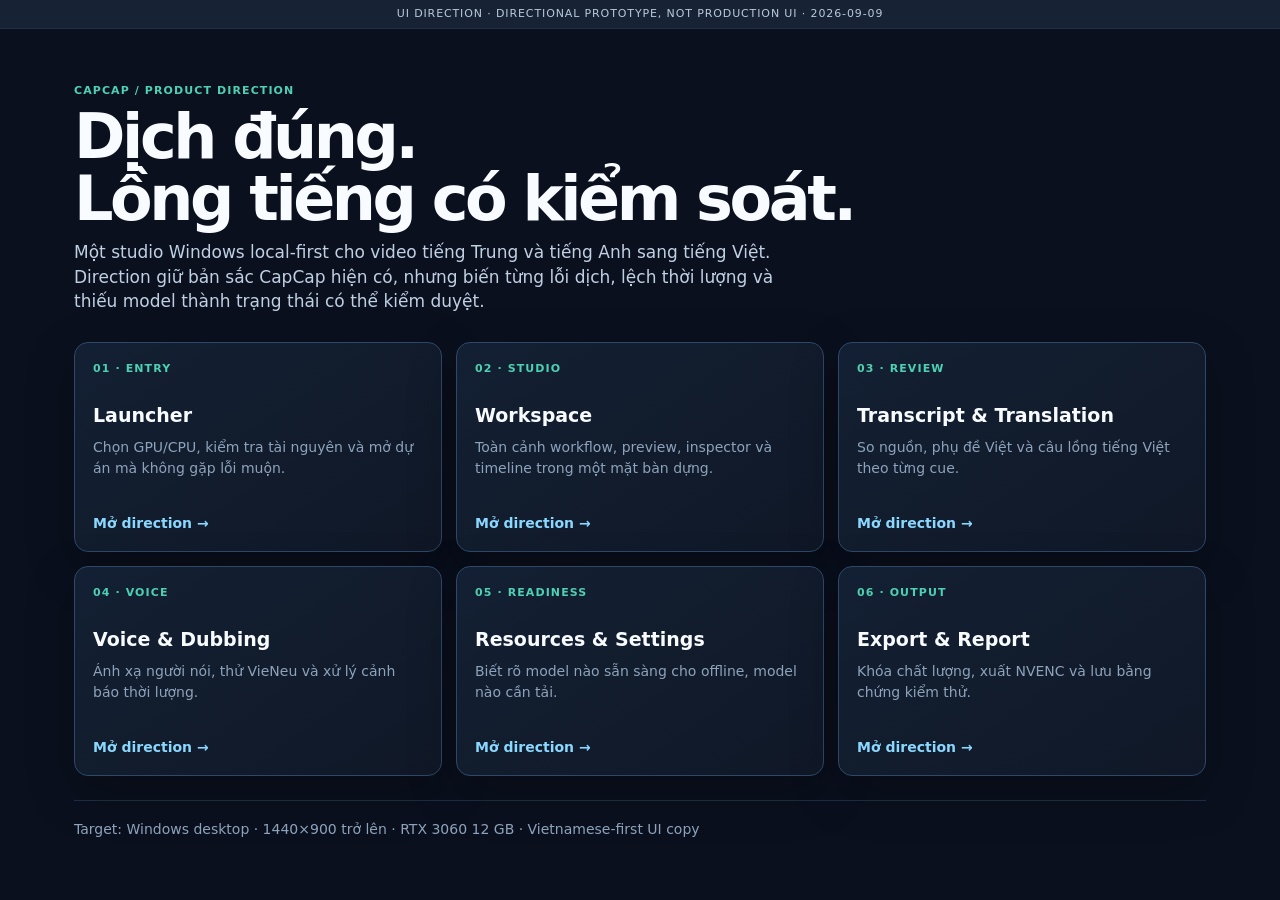
<file: .viepilot/ui-direction/2026-09-09/index.html>
<!doctype html><html lang="vi"><head><meta charset="utf-8"><meta name="viewport" content="width=device-width,initial-scale=1"><title>CapCap — UI Direction</title><link rel="stylesheet" href="style.css"></head>
<body><div class="prototype-banner">UI Direction · directional prototype, not production UI · 2026-09-09</div>
<main class="hub"><div class="eyebrow">CapCap / Product direction</div><h1>Dịch đúng.<br>Lồng tiếng có kiểm soát.</h1><p class="hub-lead">Một studio Windows local-first cho video tiếng Trung và tiếng Anh sang tiếng Việt. Direction giữ bản sắc CapCap hiện có, nhưng biến từng lỗi dịch, lệch thời lượng và thiếu model thành trạng thái có thể kiểm duyệt.</p>
<div class="screen-grid">
<a class="screen-card" href="pages/launcher.html"><span class="number">01 · ENTRY</span><h2>Launcher</h2><p>Chọn GPU/CPU, kiểm tra tài nguyên và mở dự án mà không gặp lỗi muộn.</p><span class="open">Mở direction →</span></a>
<a class="screen-card" href="pages/workspace.html"><span class="number">02 · STUDIO</span><h2>Workspace</h2><p>Toàn cảnh workflow, preview, inspector và timeline trong một mặt bàn dựng.</p><span class="open">Mở direction →</span></a>
<a class="screen-card" href="pages/transcript-translation.html"><span class="number">03 · REVIEW</span><h2>Transcript & Translation</h2><p>So nguồn, phụ đề Việt và câu lồng tiếng Việt theo từng cue.</p><span class="open">Mở direction →</span></a>
<a class="screen-card" href="pages/voice-dubbing.html"><span class="number">04 · VOICE</span><h2>Voice & Dubbing</h2><p>Ánh xạ người nói, thử VieNeu và xử lý cảnh báo thời lượng.</p><span class="open">Mở direction →</span></a>
<a class="screen-card" href="pages/resources-settings.html"><span class="number">05 · READINESS</span><h2>Resources & Settings</h2><p>Biết rõ model nào sẵn sàng cho offline, model nào cần tải.</p><span class="open">Mở direction →</span></a>
<a class="screen-card" href="pages/export-report.html"><span class="number">06 · OUTPUT</span><h2>Export & Report</h2><p>Khóa chất lượng, xuất NVENC và lưu bằng chứng kiểm thử.</p><span class="open">Mở direction →</span></a>
</div><div class="hub-footer">Target: Windows desktop · 1440×900 trở lên · RTX 3060 12 GB · Vietnamese-first UI copy</div></main></body></html>
</file>
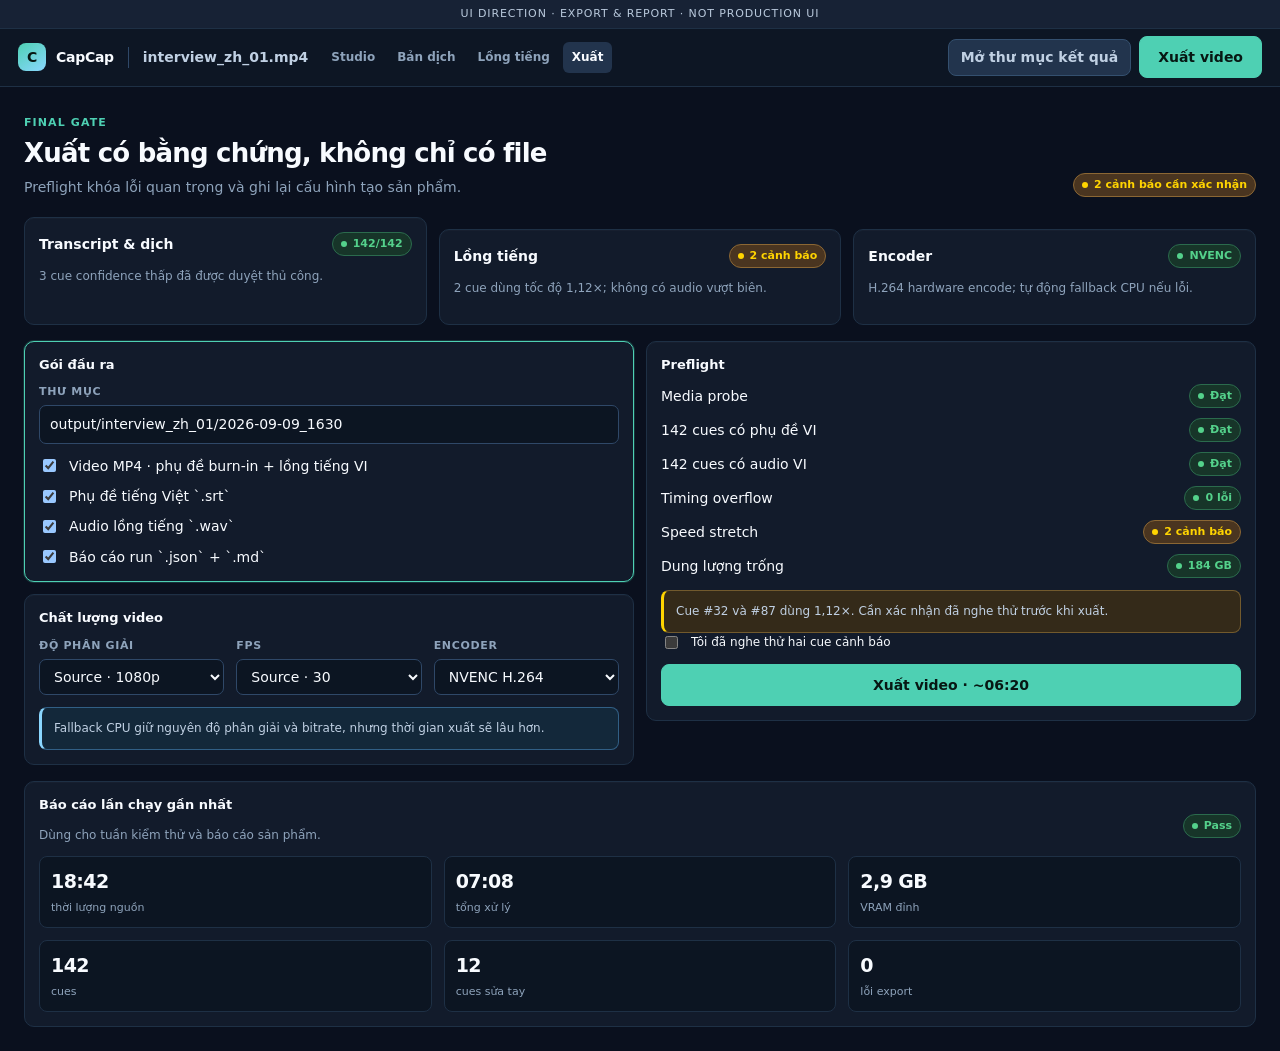
<file: .viepilot/ui-direction/2026-09-09/pages/export-report.html>
<!doctype html><html lang="vi"><head><meta charset="utf-8"><meta name="viewport" content="width=device-width,initial-scale=1"><title>CapCap — Export & Report</title><link rel="stylesheet" href="../style.css"></head><body class="app-page">
<div class="prototype-banner">UI Direction · Export & Report · not production UI</div><header class="topbar"><a class="brand" href="../index.html"><span class="brand-mark">C</span>CapCap</a><span class="project-name">interview_zh_01.mp4</span><nav class="nav-links"><a href="workspace.html">Studio</a><a href="transcript-translation.html">Bản dịch</a><a href="voice-dubbing.html">Lồng tiếng</a><a class="active" href="export-report.html">Xuất</a></nav><div class="actions"><button class="btn">Mở thư mục kết quả</button><button class="btn primary large">Xuất video</button></div></header>
<main class="content-wrap"><div class="page-heading"><div><span class="eyebrow">Final gate</span><h1>Xuất có bằng chứng, không chỉ có file</h1><p>Preflight khóa lỗi quan trọng và ghi lại cấu hình tạo sản phẩm.</p></div><span class="pill warning">2 cảnh báo cần xác nhận</span></div>
<div class="grid-3"><div class="card"><div class="row between"><strong>Transcript & dịch</strong><span class="pill done">142/142</span></div><p class="muted small">3 cue confidence thấp đã được duyệt thủ công.</p></div><div class="card"><div class="row between"><strong>Lồng tiếng</strong><span class="pill warning">2 cảnh báo</span></div><p class="muted small">2 cue dùng tốc độ 1,12×; không có audio vượt biên.</p></div><div class="card"><div class="row between"><strong>Encoder</strong><span class="pill ready">NVENC</span></div><p class="muted small">H.264 hardware encode; tự động fallback CPU nếu lỗi.</p></div></div>
<section class="grid-2" style="margin-top:16px"><div><div class="card selected"><div class="card-title">Gói đầu ra</div><label><span class="label">Thư mục</span><input class="control" value="output/interview_zh_01/2026-09-09_1630"></label><div class="stack" style="margin-top:12px"><label class="row"><input type="checkbox" checked> Video MP4 · phụ đề burn-in + lồng tiếng VI</label><label class="row"><input type="checkbox" checked> Phụ đề tiếng Việt `.srt`</label><label class="row"><input type="checkbox" checked> Audio lồng tiếng `.wav`</label><label class="row"><input type="checkbox" checked> Báo cáo run `.json` + `.md`</label></div></div><div class="card"><div class="card-title">Chất lượng video</div><div class="grid-3"><label><span class="label">Độ phân giải</span><select class="control"><option>Source · 1080p</option></select></label><label><span class="label">FPS</span><select class="control"><option>Source · 30</option></select></label><label><span class="label">Encoder</span><select class="control"><option>NVENC H.264</option></select></label></div><div class="callout small" style="margin-top:12px">Fallback CPU giữ nguyên độ phân giải và bitrate, nhưng thời gian xuất sẽ lâu hơn.</div></div></div>
<aside><div class="card"><div class="card-title">Preflight</div><div class="stack"><div class="row between"><span>Media probe</span><span class="pill done">Đạt</span></div><div class="row between"><span>142 cues có phụ đề VI</span><span class="pill done">Đạt</span></div><div class="row between"><span>142 cues có audio VI</span><span class="pill done">Đạt</span></div><div class="row between"><span>Timing overflow</span><span class="pill done">0 lỗi</span></div><div class="row between"><span>Speed stretch</span><span class="pill warning">2 cảnh báo</span></div><div class="row between"><span>Dung lượng trống</span><span class="pill done">184 GB</span></div></div><div class="callout warning small" style="margin-top:12px">Cue #32 và #87 dùng 1,12×. Cần xác nhận đã nghe thử trước khi xuất.</div><label class="row small"><input type="checkbox"> Tôi đã nghe thử hai cue cảnh báo</label><button class="btn primary large" style="width:100%;margin-top:12px">Xuất video · ~06:20</button></div></aside></section>
<section class="card" style="margin-top:16px"><div class="row between"><div><div class="card-title" style="margin:0">Báo cáo lần chạy gần nhất</div><p class="muted small">Dùng cho tuần kiểm thử và báo cáo sản phẩm.</p></div><span class="pill done">Pass</span></div><div class="grid-3"><div class="metric"><strong>18:42</strong><span>thời lượng nguồn</span></div><div class="metric"><strong>07:08</strong><span>tổng xử lý</span></div><div class="metric"><strong>2,9 GB</strong><span>VRAM đỉnh</span></div><div class="metric"><strong>142</strong><span>cues</span></div><div class="metric"><strong>12</strong><span>cues sửa tay</span></div><div class="metric"><strong>0</strong><span>lỗi export</span></div></div></section></main></body></html>
</file>
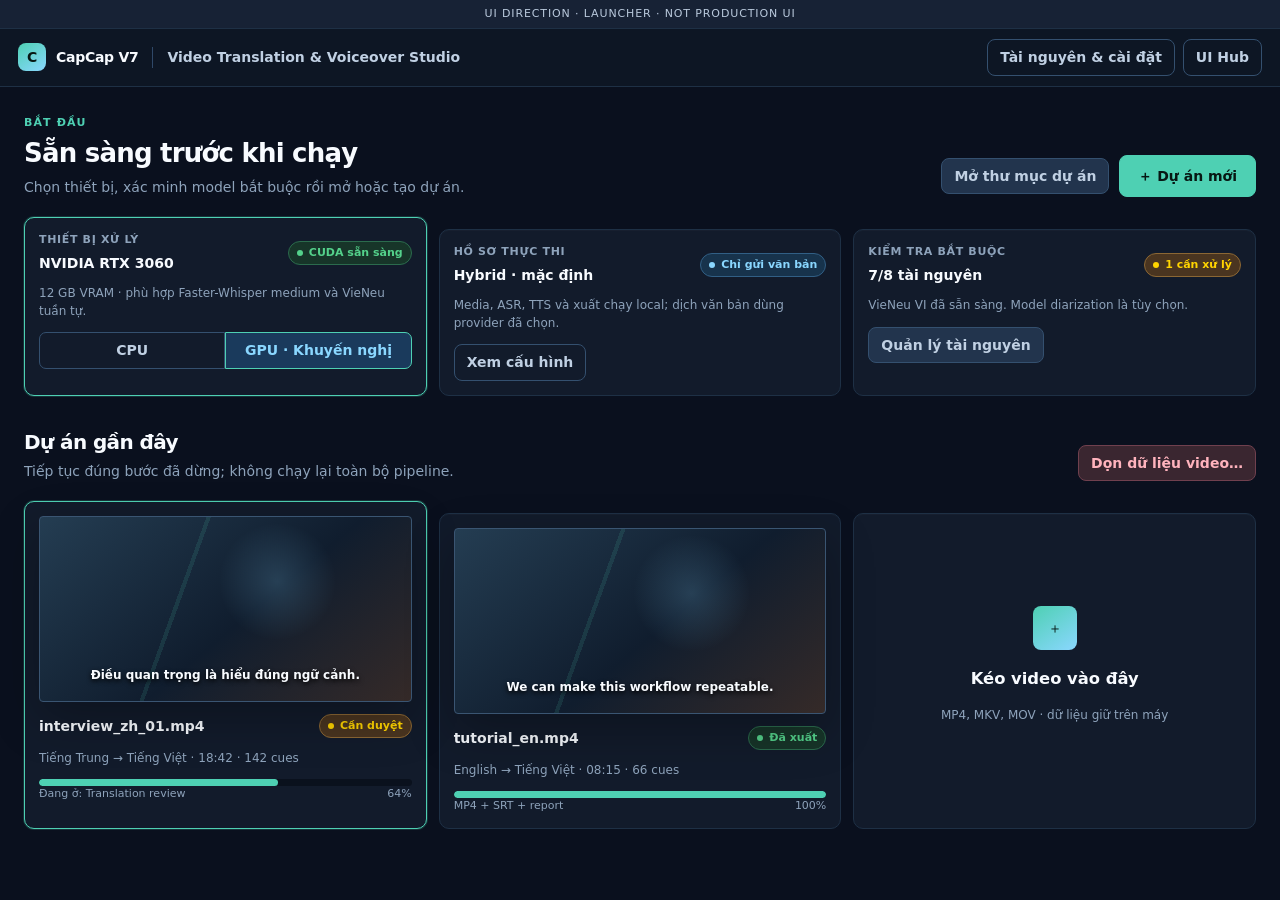
<file: .viepilot/ui-direction/2026-09-09/pages/launcher.html>
<!doctype html><html lang="vi"><head><meta charset="utf-8"><meta name="viewport" content="width=device-width,initial-scale=1"><title>CapCap — Launcher</title><link rel="stylesheet" href="../style.css"></head><body class="app-page">
<div class="prototype-banner">UI Direction · Launcher · not production UI</div><header class="topbar"><a class="brand" href="../index.html"><span class="brand-mark">C</span>CapCap V7</a><span class="project-name">Video Translation & Voiceover Studio</span><div class="actions"><a class="btn ghost" href="resources-settings.html">Tài nguyên & cài đặt</a><a class="btn ghost" href="../index.html">UI Hub</a></div></header>
<main class="content-wrap"><div class="page-heading"><div><span class="eyebrow">Bắt đầu</span><h1>Sẵn sàng trước khi chạy</h1><p>Chọn thiết bị, xác minh model bắt buộc rồi mở hoặc tạo dự án.</p></div><div class="row"><button class="btn">Mở thư mục dự án</button><a class="btn primary large" href="workspace.html">＋ Dự án mới</a></div></div>
<section class="grid-3"><div class="card selected"><div class="row between"><div><span class="label">Thiết bị xử lý</span><strong>NVIDIA RTX 3060</strong></div><span class="pill ready">CUDA sẵn sàng</span></div><p class="muted small">12 GB VRAM · phù hợp Faster-Whisper medium và VieNeu tuần tự.</p><div class="segmented"><button class="btn">CPU</button><button class="btn active">GPU · Khuyến nghị</button></div></div>
<div class="card"><div class="row between"><div><span class="label">Hồ sơ thực thi</span><strong>Hybrid · mặc định</strong></div><span class="pill running">Chỉ gửi văn bản</span></div><p class="muted small">Media, ASR, TTS và xuất chạy local; dịch văn bản dùng provider đã chọn.</p><button class="btn ghost">Xem cấu hình</button></div>
<div class="card"><div class="row between"><div><span class="label">Kiểm tra bắt buộc</span><strong>7/8 tài nguyên</strong></div><span class="pill warning">1 cần xử lý</span></div><p class="muted small">VieNeu VI đã sẵn sàng. Model diarization là tùy chọn.</p><a class="btn" href="resources-settings.html">Quản lý tài nguyên</a></div></section>
<div class="page-heading" style="margin-top:28px"><div><h1 style="font-size:20px">Dự án gần đây</h1><p>Tiếp tục đúng bước đã dừng; không chạy lại toàn bộ pipeline.</p></div><button class="btn danger">Dọn dữ liệu video…</button></div>
<section class="grid-3"><a class="card selected" href="workspace.html"><div class="video-frame" style="width:100%;aspect-ratio:16/8"><span class="subtitle-preview" style="font-size:12px">Điều quan trọng là hiểu đúng ngữ cảnh.</span></div><div class="row between" style="margin-top:12px"><strong>interview_zh_01.mp4</strong><span class="pill warning">Cần duyệt</span></div><p class="muted small">Tiếng Trung → Tiếng Việt · 18:42 · 142 cues</p><div class="progress"><i style="width:64%"></i></div><div class="row between tiny muted"><span>Đang ở: Translation review</span><span>64%</span></div></a>
<div class="card"><div class="video-frame" style="width:100%;aspect-ratio:16/8"><span class="subtitle-preview" style="font-size:12px">We can make this workflow repeatable.</span></div><div class="row between" style="margin-top:12px"><strong>tutorial_en.mp4</strong><span class="pill done">Đã xuất</span></div><p class="muted small">English → Tiếng Việt · 08:15 · 66 cues</p><div class="progress"><i style="width:100%"></i></div><div class="row between tiny muted"><span>MP4 + SRT + report</span><span>100%</span></div></div>
<div class="card" style="display:grid;place-items:center;min-height:245px;text-align:center"><div><div class="brand-mark" style="margin:auto;width:44px;height:44px">＋</div><h3>Kéo video vào đây</h3><p class="muted small">MP4, MKV, MOV · dữ liệu giữ trên máy</p></div></div></section></main></body></html>
</file>
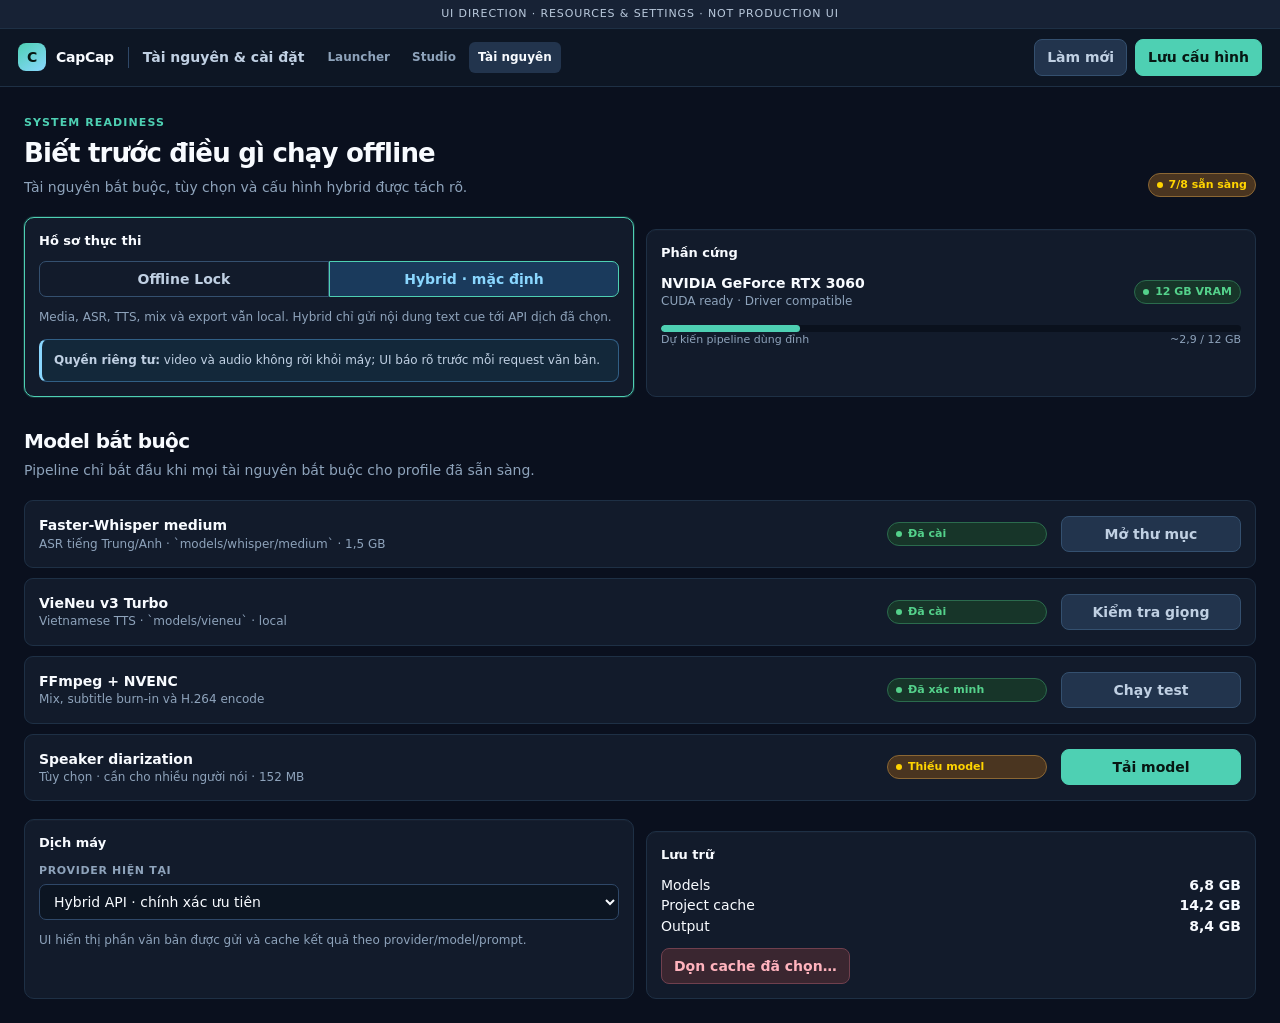
<file: .viepilot/ui-direction/2026-09-09/pages/resources-settings.html>
<!doctype html><html lang="vi"><head><meta charset="utf-8"><meta name="viewport" content="width=device-width,initial-scale=1"><title>CapCap — Resources & Settings</title><link rel="stylesheet" href="../style.css"></head><body class="app-page">
<div class="prototype-banner">UI Direction · Resources & Settings · not production UI</div><header class="topbar"><a class="brand" href="../index.html"><span class="brand-mark">C</span>CapCap</a><span class="project-name">Tài nguyên & cài đặt</span><nav class="nav-links"><a href="launcher.html">Launcher</a><a href="workspace.html">Studio</a><a class="active" href="resources-settings.html">Tài nguyên</a></nav><div class="actions"><button class="btn">Làm mới</button><button class="btn primary">Lưu cấu hình</button></div></header>
<main class="content-wrap"><div class="page-heading"><div><span class="eyebrow">System readiness</span><h1>Biết trước điều gì chạy offline</h1><p>Tài nguyên bắt buộc, tùy chọn và cấu hình hybrid được tách rõ.</p></div><span class="pill warning">7/8 sẵn sàng</span></div>
<section class="grid-2"><div class="card selected"><div class="card-title">Hồ sơ thực thi</div><div class="segmented"><button class="btn">Offline Lock</button><button class="btn active">Hybrid · mặc định</button></div><p class="muted small">Media, ASR, TTS, mix và export vẫn local. Hybrid chỉ gửi nội dung text cue tới API dịch đã chọn.</p><div class="callout small"><strong>Quyền riêng tư:</strong> video và audio không rời khỏi máy; UI báo rõ trước mỗi request văn bản.</div></div><div class="card"><div class="card-title">Phần cứng</div><div class="row between"><div><strong>NVIDIA GeForce RTX 3060</strong><div class="muted small">CUDA ready · Driver compatible</div></div><span class="pill ready">12 GB VRAM</span></div><div class="progress" style="margin-top:14px"><i style="width:24%"></i></div><div class="row between tiny muted"><span>Dự kiến pipeline dùng đỉnh</span><span>~2,9 / 12 GB</span></div></div></section>
<div class="page-heading" style="margin-top:26px"><div><h1 style="font-size:20px">Model bắt buộc</h1><p>Pipeline chỉ bắt đầu khi mọi tài nguyên bắt buộc cho profile đã sẵn sàng.</p></div></div><section class="stack"><div class="resource-row"><div><strong>Faster-Whisper medium</strong><div class="muted small">ASR tiếng Trung/Anh · `models/whisper/medium` · 1,5 GB</div></div><span class="pill ready">Đã cài</span><button class="btn">Mở thư mục</button></div><div class="resource-row"><div><strong>VieNeu v3 Turbo</strong><div class="muted small">Vietnamese TTS · `models/vieneu` · local</div></div><span class="pill ready">Đã cài</span><button class="btn">Kiểm tra giọng</button></div><div class="resource-row"><div><strong>FFmpeg + NVENC</strong><div class="muted small">Mix, subtitle burn-in và H.264 encode</div></div><span class="pill ready">Đã xác minh</span><button class="btn">Chạy test</button></div><div class="resource-row"><div><strong>Speaker diarization</strong><div class="muted small">Tùy chọn · cần cho nhiều người nói · 152 MB</div></div><span class="pill warning">Thiếu model</span><button class="btn primary">Tải model</button></div></section>
<section class="grid-2" style="margin-top:18px"><div class="card"><div class="card-title">Dịch máy</div><label><span class="label">Provider hiện tại</span><select class="control"><option>Hybrid API · chính xác ưu tiên</option><option>Offline adapter</option></select></label><p class="muted small">UI hiển thị phần văn bản được gửi và cache kết quả theo provider/model/prompt.</p></div><div class="card"><div class="card-title">Lưu trữ</div><div class="row between"><span>Models</span><strong>6,8 GB</strong></div><div class="row between"><span>Project cache</span><strong>14,2 GB</strong></div><div class="row between"><span>Output</span><strong>8,4 GB</strong></div><button class="btn danger" style="margin-top:12px">Dọn cache đã chọn…</button></div></section></main></body></html>
</file>
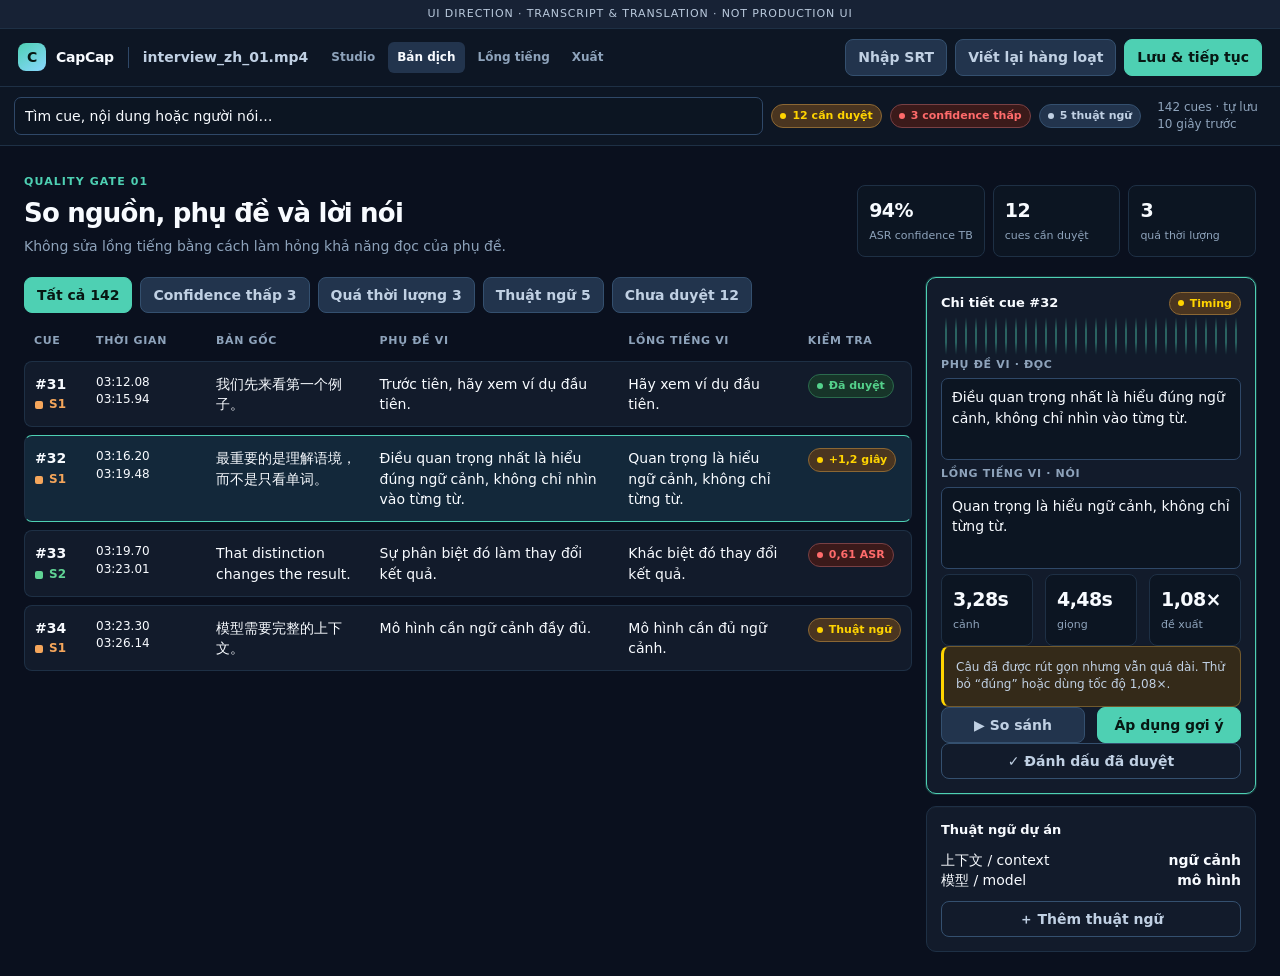
<file: .viepilot/ui-direction/2026-09-09/pages/transcript-translation.html>
<!doctype html><html lang="vi"><head><meta charset="utf-8"><meta name="viewport" content="width=device-width,initial-scale=1"><title>CapCap — Transcript & Translation</title><link rel="stylesheet" href="../style.css"></head><body class="app-page">
<div class="prototype-banner">UI Direction · Transcript & Translation · not production UI</div><header class="topbar"><a class="brand" href="../index.html"><span class="brand-mark">C</span>CapCap</a><span class="project-name">interview_zh_01.mp4</span><nav class="nav-links"><a href="workspace.html">Studio</a><a class="active" href="transcript-translation.html">Bản dịch</a><a href="voice-dubbing.html">Lồng tiếng</a><a href="export-report.html">Xuất</a></nav><div class="actions"><button class="btn">Nhập SRT</button><button class="btn">Viết lại hàng loạt</button><button class="btn primary">Lưu & tiếp tục</button></div></header>
<div class="toolbar"><input class="control search" value="Tìm cue, nội dung hoặc người nói…"><span class="pill warning">12 cần duyệt</span><span class="pill error">3 confidence thấp</span><span class="pill">5 thuật ngữ</span><span class="grow"></span><span class="muted small">142 cues · tự lưu 10 giây trước</span></div>
<main class="content-wrap" style="max-width:none"><div class="page-heading"><div><span class="eyebrow">Quality gate 01</span><h1>So nguồn, phụ đề và lời nói</h1><p>Không sửa lồng tiếng bằng cách làm hỏng khả năng đọc của phụ đề.</p></div><div class="metrics"><div class="metric"><strong>94%</strong><span>ASR confidence TB</span></div><div class="metric"><strong>12</strong><span>cues cần duyệt</span></div><div class="metric"><strong>3</strong><span>quá thời lượng</span></div></div></div>
<div class="review-layout"><section><div class="filters"><button class="btn primary">Tất cả 142</button><button class="btn">Confidence thấp 3</button><button class="btn">Quá thời lượng 3</button><button class="btn">Thuật ngữ 5</button><button class="btn">Chưa duyệt 12</button></div><table class="table"><thead><tr><th style="width:62px">Cue</th><th style="width:120px">Thời gian</th><th>Bản gốc</th><th>Phụ đề VI</th><th>Lồng tiếng VI</th><th style="width:96px">Kiểm tra</th></tr></thead><tbody>
<tr><td><strong>#31</strong><br><span class="speaker">S1</span></td><td class="small">03:12.08<br>03:15.94</td><td>我们先来看第一个例子。</td><td>Trước tiên, hãy xem ví dụ đầu tiên.</td><td>Hãy xem ví dụ đầu tiên.</td><td><span class="pill done">Đã duyệt</span></td></tr>
<tr class="selected"><td><strong>#32</strong><br><span class="speaker">S1</span></td><td class="small">03:16.20<br>03:19.48</td><td>最重要的是理解语境，而不是只看单词。</td><td>Điều quan trọng nhất là hiểu đúng ngữ cảnh, không chỉ nhìn vào từng từ.</td><td>Quan trọng là hiểu ngữ cảnh, không chỉ từng từ.</td><td><span class="pill warning">+1,2 giây</span></td></tr>
<tr><td><strong>#33</strong><br><span class="speaker b">S2</span></td><td class="small">03:19.70<br>03:23.01</td><td>That distinction changes the result.</td><td>Sự phân biệt đó làm thay đổi kết quả.</td><td>Khác biệt đó thay đổi kết quả.</td><td><span class="pill error">0,61 ASR</span></td></tr>
<tr><td><strong>#34</strong><br><span class="speaker">S1</span></td><td class="small">03:23.30<br>03:26.14</td><td>模型需要完整的上下文。</td><td>Mô hình cần ngữ cảnh đầy đủ.</td><td>Mô hình cần đủ ngữ cảnh.</td><td><span class="pill warning">Thuật ngữ</span></td></tr>
</tbody></table></section><aside><div class="card selected"><div class="row between"><div class="card-title" style="margin:0">Chi tiết cue #32</div><span class="pill warning">Timing</span></div><div class="wave"></div><label><span class="label">Phụ đề VI · đọc</span><textarea class="control">Điều quan trọng nhất là hiểu đúng ngữ cảnh, không chỉ nhìn vào từng từ.</textarea></label><label><span class="label">Lồng tiếng VI · nói</span><textarea class="control">Quan trọng là hiểu ngữ cảnh, không chỉ từng từ.</textarea></label><div class="grid-3"><div class="metric"><strong>3,28s</strong><span>cảnh</span></div><div class="metric"><strong>4,48s</strong><span>giọng</span></div><div class="metric"><strong>1,08×</strong><span>đề xuất</span></div></div><div class="callout warning small">Câu đã được rút gọn nhưng vẫn quá dài. Thử bỏ “đúng” hoặc dùng tốc độ 1,08×.</div><div class="grid-2"><button class="btn">▶ So sánh</button><button class="btn primary">Áp dụng gợi ý</button></div><button class="btn ghost" style="width:100%">✓ Đánh dấu đã duyệt</button></div><div class="card"><div class="card-title">Thuật ngữ dự án</div><div class="row between"><span>上下文 / context</span><strong>ngữ cảnh</strong></div><div class="row between"><span>模型 / model</span><strong>mô hình</strong></div><button class="btn ghost" style="width:100%;margin-top:10px">＋ Thêm thuật ngữ</button></div></aside></div></main></body></html>
</file>
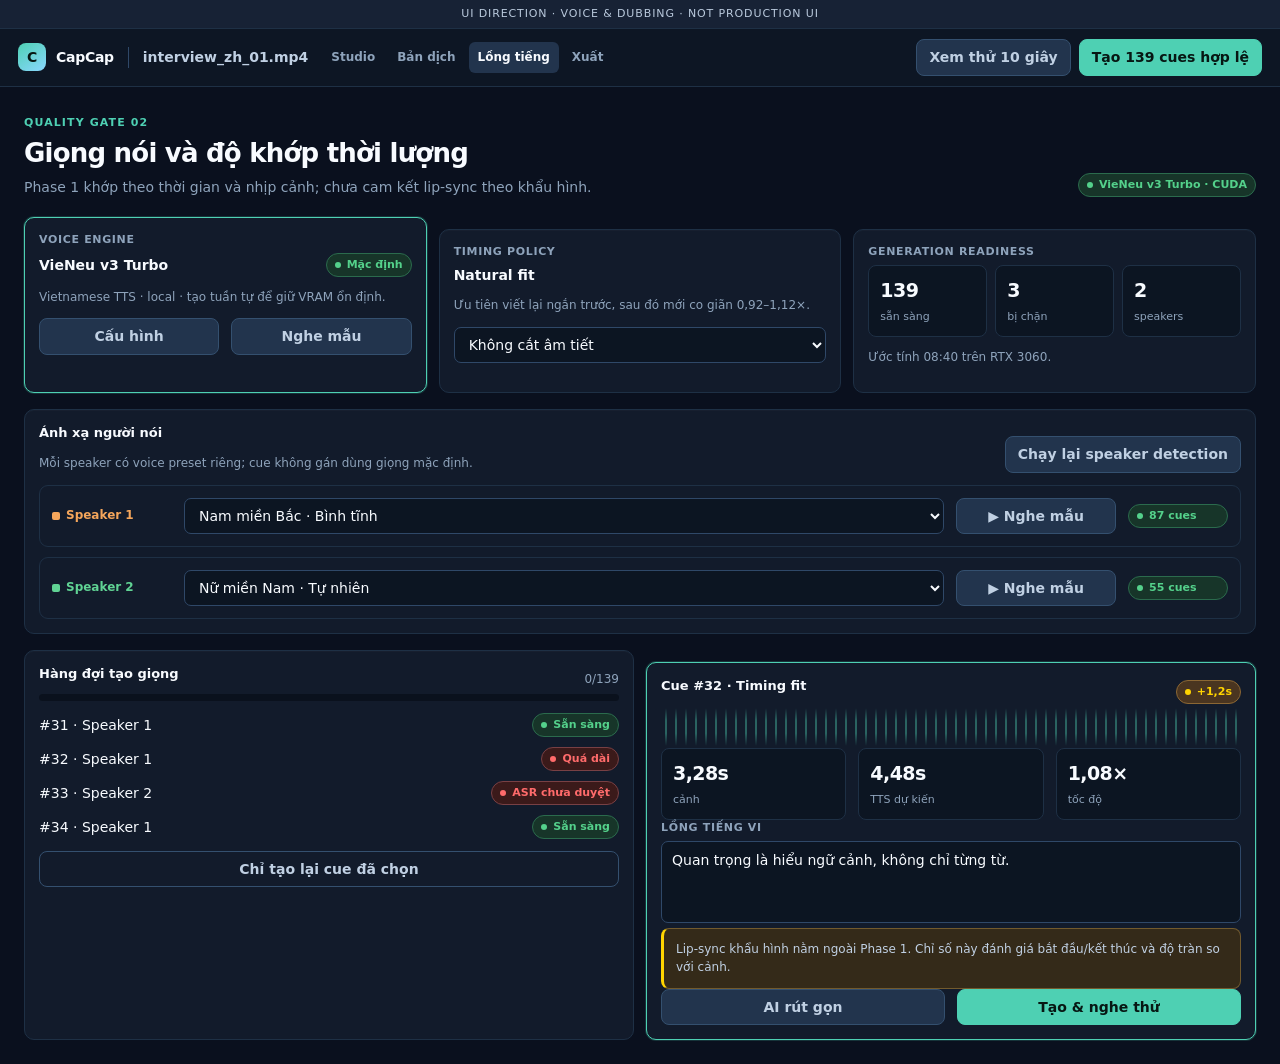
<file: .viepilot/ui-direction/2026-09-09/pages/voice-dubbing.html>
<!doctype html><html lang="vi"><head><meta charset="utf-8"><meta name="viewport" content="width=device-width,initial-scale=1"><title>CapCap — Voice & Dubbing</title><link rel="stylesheet" href="../style.css"></head><body class="app-page">
<div class="prototype-banner">UI Direction · Voice & Dubbing · not production UI</div><header class="topbar"><a class="brand" href="../index.html"><span class="brand-mark">C</span>CapCap</a><span class="project-name">interview_zh_01.mp4</span><nav class="nav-links"><a href="workspace.html">Studio</a><a href="transcript-translation.html">Bản dịch</a><a class="active" href="voice-dubbing.html">Lồng tiếng</a><a href="export-report.html">Xuất</a></nav><div class="actions"><button class="btn">Xem thử 10 giây</button><button class="btn primary">Tạo 139 cues hợp lệ</button></div></header>
<main class="content-wrap"><div class="page-heading"><div><span class="eyebrow">Quality gate 02</span><h1>Giọng nói và độ khớp thời lượng</h1><p>Phase 1 khớp theo thời gian và nhịp cảnh; chưa cam kết lip-sync theo khẩu hình.</p></div><span class="pill ready">VieNeu v3 Turbo · CUDA</span></div>
<div class="grid-3"><div class="card selected"><span class="label">Voice engine</span><div class="row between"><strong>VieNeu v3 Turbo</strong><span class="pill ready">Mặc định</span></div><p class="muted small">Vietnamese TTS · local · tạo tuần tự để giữ VRAM ổn định.</p><div class="grid-2"><button class="btn">Cấu hình</button><button class="btn">Nghe mẫu</button></div></div><div class="card"><span class="label">Timing policy</span><strong>Natural fit</strong><p class="muted small">Ưu tiên viết lại ngắn trước, sau đó mới co giãn 0,92–1,12×.</p><select class="control"><option>Không cắt âm tiết</option></select></div><div class="card"><span class="label">Generation readiness</span><div class="metrics"><div class="metric"><strong>139</strong><span>sẵn sàng</span></div><div class="metric"><strong>3</strong><span>bị chặn</span></div><div class="metric"><strong>2</strong><span>speakers</span></div></div><p class="muted small">Ước tính 08:40 trên RTX 3060.</p></div></div>
<section class="card" style="margin-top:16px"><div class="row between"><div><div class="card-title" style="margin:0">Ánh xạ người nói</div><p class="muted small">Mỗi speaker có voice preset riêng; cue không gán dùng giọng mặc định.</p></div><button class="btn">Chạy lại speaker detection</button></div><div class="stack"><div class="voice-row"><span class="speaker">Speaker 1</span><select class="control"><option>Nam miền Bắc · Bình tĩnh</option></select><button class="btn">▶ Nghe mẫu</button><span class="pill ready">87 cues</span></div><div class="voice-row"><span class="speaker b">Speaker 2</span><select class="control"><option>Nữ miền Nam · Tự nhiên</option></select><button class="btn">▶ Nghe mẫu</button><span class="pill ready">55 cues</span></div></div></section>
<section class="grid-2" style="margin-top:16px"><div class="card"><div class="row between"><div class="card-title">Hàng đợi tạo giọng</div><span class="muted small">0/139</span></div><div class="progress"><i style="width:0%"></i></div><div class="stack" style="margin-top:12px"><div class="row between"><span>#31 · Speaker 1</span><span class="pill ready">Sẵn sàng</span></div><div class="row between"><span>#32 · Speaker 1</span><span class="pill error">Quá dài</span></div><div class="row between"><span>#33 · Speaker 2</span><span class="pill error">ASR chưa duyệt</span></div><div class="row between"><span>#34 · Speaker 1</span><span class="pill ready">Sẵn sàng</span></div></div><button class="btn ghost" style="width:100%;margin-top:12px">Chỉ tạo lại cue đã chọn</button></div>
<div class="card selected"><div class="row between"><div class="card-title">Cue #32 · Timing fit</div><span class="pill warning">+1,2s</span></div><div class="wave"></div><div class="grid-3"><div class="metric"><strong>3,28s</strong><span>cảnh</span></div><div class="metric"><strong>4,48s</strong><span>TTS dự kiến</span></div><div class="metric"><strong>1,08×</strong><span>tốc độ</span></div></div><label><span class="label">Lồng tiếng VI</span><textarea class="control">Quan trọng là hiểu ngữ cảnh, không chỉ từng từ.</textarea></label><div class="callout warning small">Lip-sync khẩu hình nằm ngoài Phase 1. Chỉ số này đánh giá bắt đầu/kết thúc và độ tràn so với cảnh.</div><div class="grid-2"><button class="btn">AI rút gọn</button><button class="btn primary">Tạo & nghe thử</button></div></div></section></main></body></html>
</file>
<file: .viepilot/ui-direction/2026-09-09/style.css>
:root {
  color-scheme: dark;
  --bg: #0a101e;
  --bg-deep: #080e19;
  --surface: #121b2b;
  --surface-2: #132033;
  --surface-3: #18283c;
  --border: #2f4868;
  --border-soft: #1e3045;
  --text: #f8fbff;
  --text-2: #c0d0e3;
  --muted: #8ea3bb;
  --primary: #4ed0b3;
  --primary-hover: #66ddc2;
  --primary-ink: #071713;
  --accent: #8ad7ff;
  --accent-bg: #1a3a5c;
  --success: #54d18b;
  --warning: #ffd400;
  --warning-bg: #4a3520;
  --danger: #ff6b6b;
  --danger-bg: #3b1a1a;
  --speaker-a: #f5a65b;
  --speaker-b: #60d394;
  --r-sm: 6px;
  --r-md: 10px;
  --r-lg: 14px;
  --shadow: 0 16px 48px rgba(0, 0, 0, .28);
  --s1: 4px;
  --s2: 8px;
  --s3: 12px;
  --s4: 16px;
  --s5: 24px;
  --s6: 32px;
  --sidebar: 276px;
  --inspector: 360px;
}

* { box-sizing: border-box; }
html, body { margin: 0; min-height: 100%; background: var(--bg); color: var(--text); }
body { font: 14px/1.45 "Segoe UI", Inter, system-ui, sans-serif; }
a { color: inherit; text-decoration: none; }
button, input, select, textarea { font: inherit; }
button { cursor: default; }
.prototype-banner { padding: 6px 18px; color: #b9c9dc; background: #172235; border-bottom: 1px solid var(--border-soft); font-size: 11px; letter-spacing: .08em; text-transform: uppercase; text-align: center; }
.topbar { height: 58px; display: flex; align-items: center; gap: 14px; padding: 0 18px; background: #0d1624; border-bottom: 1px solid var(--border-soft); }
.brand { display: flex; align-items: center; gap: 10px; font-weight: 800; letter-spacing: -.02em; }
.brand-mark { width: 28px; height: 28px; display: grid; place-items: center; border-radius: 8px; color: var(--primary-ink); background: linear-gradient(145deg, var(--primary), #8ad7ff); }
.project-name { color: var(--text-2); font-weight: 600; padding-left: 14px; border-left: 1px solid var(--border); }
.topbar .actions { margin-left: auto; display: flex; gap: 8px; align-items: center; }
.btn { display: inline-flex; min-height: 34px; align-items: center; justify-content: center; gap: 7px; padding: 7px 12px; color: var(--text-2); background: #22344d; border: 1px solid #34506f; border-radius: 8px; font-weight: 650; }
.btn.primary { color: var(--primary-ink); background: var(--primary); border-color: var(--primary); }
.btn.ghost { background: transparent; }
.btn.danger { color: #ffb3bd; background: #3a2630; border-color: #70404e; }
.btn.large { min-height: 42px; padding-inline: 18px; }
.icon-btn { width: 34px; height: 34px; display: grid; place-items: center; color: var(--muted); background: transparent; border: 1px solid transparent; border-radius: 8px; }
.shell { min-height: calc(100vh - 83px); display: grid; grid-template-columns: var(--sidebar) minmax(520px, 1fr) var(--inspector); }
.sidebar, .inspector { background: #0d1624; padding: 14px; overflow: auto; }
.sidebar { border-right: 1px solid var(--border-soft); }
.inspector { border-left: 1px solid var(--border-soft); }
.main { min-width: 0; background: var(--bg-deep); overflow: hidden; }
.card { background: var(--surface); border: 1px solid var(--border-soft); border-radius: var(--r-md); padding: 14px; box-shadow: 0 1px 0 rgba(255,255,255,.02) inset; }
.card + .card { margin-top: 12px; }
.card.selected { border-color: var(--primary); box-shadow: 0 0 0 1px rgba(78,208,179,.18); }
.card-title { display: flex; align-items: center; justify-content: space-between; gap: 12px; margin: 0 0 10px; font-size: 13px; font-weight: 750; color: var(--text); }
.eyebrow { color: var(--primary); font-size: 11px; font-weight: 800; letter-spacing: .1em; text-transform: uppercase; }
.muted { color: var(--muted); }
.small { font-size: 12px; }
.tiny { font-size: 11px; }
.stack { display: grid; gap: 10px; }
.row { display: flex; align-items: center; gap: 10px; }
.row.between { justify-content: space-between; }
.grow { flex: 1; }
.grid-2 { display: grid; grid-template-columns: repeat(2, minmax(0,1fr)); gap: 12px; }
.grid-3 { display: grid; grid-template-columns: repeat(3, minmax(0,1fr)); gap: 12px; }
.label { display: block; margin-bottom: 5px; color: var(--muted); font-size: 11px; font-weight: 700; text-transform: uppercase; letter-spacing: .06em; }
.control { width: 100%; min-height: 36px; padding: 8px 10px; color: var(--text); background: #0c1522; border: 1px solid var(--border); border-radius: 7px; outline: none; }
textarea.control { min-height: 82px; resize: none; }
.segmented { display: flex; }
.segmented .btn { flex: 1; border-radius: 0; background: transparent; }
.segmented .btn:first-child { border-radius: 7px 0 0 7px; }
.segmented .btn:last-child { border-radius: 0 7px 7px 0; }
.segmented .active { color: var(--accent); background: var(--accent-bg); border-color: var(--primary); }
.pill { display: inline-flex; align-items: center; gap: 6px; white-space: nowrap; padding: 3px 8px; border-radius: 999px; background: #22344d; color: var(--text-2); border: 1px solid #34506f; font-size: 11px; font-weight: 700; }
.pill::before { content: ""; width: 6px; height: 6px; border-radius: 50%; background: currentColor; }
.pill.ready, .pill.done { color: var(--success); background: #173529; border-color: #2b6b4d; }
.pill.running { color: var(--accent); background: #17334c; border-color: #315f85; }
.pill.warning { color: var(--warning); background: var(--warning-bg); border-color: #8b6734; }
.pill.error { color: var(--danger); background: var(--danger-bg); border-color: #784044; }
.badge { display: inline-flex; padding: 2px 7px; border-radius: 6px; font-size: 11px; font-weight: 750; background: #22344d; color: var(--accent); }
.workflow-list { display: grid; gap: 4px; }
.workflow-item { display: grid; grid-template-columns: 24px 1fr auto; align-items: center; gap: 8px; padding: 8px; border-radius: 8px; color: var(--text-2); }
.workflow-item.active { background: #17334c; color: var(--text); }
.step { width: 22px; height: 22px; display: grid; place-items: center; border: 1px solid var(--border); border-radius: 50%; font-size: 11px; font-weight: 800; }
.step.done { color: var(--primary-ink); background: var(--primary); border-color: var(--primary); }
.tabs { display: flex; gap: 5px; padding: 5px; background: #0c1522; border: 1px solid var(--border-soft); border-radius: 9px; }
.tab { flex: 1; padding: 7px 8px; color: var(--muted); border-radius: 6px; text-align: center; font-size: 12px; font-weight: 700; }
.tab.active { color: var(--text); background: #22344d; }
.video-stage { min-height: 460px; display: grid; place-items: center; padding: 24px; background: radial-gradient(circle at 50% 20%, #1b2b42, #050912 70%); }
.video-frame { position: relative; width: min(76%, 840px); aspect-ratio: 16/9; overflow: hidden; background: linear-gradient(140deg, #243d52, #101d2e 55%, #352a28); border: 1px solid #3a5572; border-radius: 4px; box-shadow: var(--shadow); }
.video-frame::before { content: ""; position: absolute; inset: 0; background: linear-gradient(110deg, transparent 0 38%, rgba(78,208,179,.12) 38% 39%, transparent 39%), radial-gradient(circle at 64% 35%, rgba(138,215,255,.18), transparent 22%); }
.subtitle-preview { position: absolute; left: 50%; bottom: 9%; transform: translateX(-50%); width: 82%; text-align: center; font-size: 18px; font-weight: 750; text-shadow: 0 2px 5px #000; }
.preview-tools { position: absolute; left: 12px; top: 12px; display: flex; gap: 6px; }
.preview-tools .badge { background: rgba(10,16,30,.78); backdrop-filter: blur(8px); }
.playbar { height: 48px; padding: 0 16px; display: flex; align-items: center; justify-content: center; gap: 16px; background: #0d1624; border-block: 1px solid var(--border-soft); color: var(--text-2); }
.timeline { min-height: 238px; padding: 12px 14px; background: #0b1320; }
.timeline-toolbar { display: flex; align-items: center; gap: 8px; margin-bottom: 11px; color: var(--muted); }
.time-ruler { margin-left: 84px; display: grid; grid-template-columns: repeat(6,1fr); color: #60758d; font-size: 10px; }
.track { min-height: 44px; display: grid; grid-template-columns: 74px 1fr; gap: 10px; align-items: center; margin-top: 6px; }
.track-label { color: var(--muted); font-size: 11px; text-align: right; }
.clips { position: relative; height: 38px; border-radius: 5px; background: #101c2c; overflow: hidden; }
.clip { position: absolute; top: 3px; bottom: 3px; display: flex; align-items: center; padding: 0 8px; overflow: hidden; color: #dbeeff; background: #1a4a71; border: 1px solid #3673a4; border-radius: 4px; font-size: 10px; white-space: nowrap; }
.clip.audio { background: #31543d; border-color: #4c8b62; }
.clip.sub { background: #60472a; border-color: #967044; }
.playhead { position: absolute; left: 43%; top: 0; bottom: 0; width: 1px; background: var(--danger); z-index: 4; }
.playhead::before { content: ""; position: absolute; top: 0; left: -4px; border: 5px solid transparent; border-top-color: var(--danger); }
.inspector-title { font-size: 15px; font-weight: 800; margin-bottom: 14px; }
.speaker { display: inline-flex; align-items: center; gap: 6px; color: var(--speaker-a); font-weight: 700; font-size: 12px; }
.speaker::before { content: ""; width: 8px; height: 8px; border-radius: 2px; background: currentColor; }
.speaker.b { color: var(--speaker-b); }
.metrics { display: grid; grid-template-columns: repeat(3, 1fr); gap: 8px; }
.metric { padding: 11px; background: #0c1522; border: 1px solid var(--border-soft); border-radius: 8px; }
.metric strong { display: block; font-size: 19px; letter-spacing: -.03em; }
.metric span { color: var(--muted); font-size: 11px; }
.app-page { min-height: 100vh; background: var(--bg); }
.content-wrap { max-width: 1440px; margin: 0 auto; padding: 24px; }
.page-heading { display: flex; align-items: flex-end; justify-content: space-between; gap: 18px; margin-bottom: 20px; }
.page-heading h1 { margin: 4px 0 4px; font-size: 26px; letter-spacing: -.03em; }
.page-heading p { margin: 0; color: var(--muted); }
.table { width: 100%; border-collapse: separate; border-spacing: 0 8px; }
.table th { padding: 0 10px 4px; color: var(--muted); font-size: 11px; text-align: left; text-transform: uppercase; letter-spacing: .06em; }
.table td { padding: 12px 10px; background: var(--surface); border-block: 1px solid var(--border-soft); vertical-align: top; }
.table td:first-child { border-left: 1px solid var(--border-soft); border-radius: 8px 0 0 8px; }
.table td:last-child { border-right: 1px solid var(--border-soft); border-radius: 0 8px 8px 0; }
.table tr.selected td { border-block-color: var(--primary); background: #13283a; }
.review-layout { display: grid; grid-template-columns: minmax(0, 1fr) 330px; gap: 14px; }
.filters { display: flex; flex-wrap: wrap; gap: 8px; margin-bottom: 12px; }
.toolbar { display: flex; gap: 8px; align-items: center; padding: 10px 14px; background: #0d1624; border-bottom: 1px solid var(--border-soft); }
.search { min-width: 240px; }
.wave { height: 42px; background: repeating-linear-gradient(90deg, transparent 0 4px, rgba(78,208,179,.5) 4px 6px, transparent 6px 10px); mask: linear-gradient(to bottom, transparent 5%, #000 35% 65%, transparent 95%); opacity: .8; }
.voice-row { display: grid; grid-template-columns: 120px 1fr 160px 100px; gap: 12px; align-items: center; padding: 12px; background: var(--surface); border: 1px solid var(--border-soft); border-radius: 9px; }
.resource-row { display: grid; grid-template-columns: 1fr 160px 180px; gap: 14px; align-items: center; padding: 14px; background: var(--surface); border: 1px solid var(--border-soft); border-radius: 9px; }
.progress { height: 7px; overflow: hidden; background: #0a111d; border-radius: 999px; }
.progress > i { display: block; height: 100%; background: var(--primary); border-radius: inherit; }
.callout { padding: 12px; color: var(--text-2); background: #13283a; border: 1px solid #315f85; border-left: 3px solid var(--accent); border-radius: 8px; }
.callout.warning { background: #342a19; border-color: #725a2d; border-left-color: var(--warning); }
.callout.danger { background: var(--danger-bg); border-color: #784044; border-left-color: var(--danger); }
.hub { max-width: 1180px; margin: 0 auto; padding: 54px 24px; }
.hub h1 { margin: 7px 0 10px; font-size: clamp(34px, 5vw, 62px); line-height: 1; letter-spacing: -.055em; }
.hub-lead { max-width: 720px; margin: 0 0 28px; color: var(--text-2); font-size: 17px; }
.screen-grid { display: grid; grid-template-columns: repeat(3, 1fr); gap: 14px; }
.screen-card { min-height: 210px; display: flex; flex-direction: column; padding: 18px; background: linear-gradient(145deg, #132033, #101827); border: 1px solid var(--border); border-radius: var(--r-lg); box-shadow: var(--shadow); }
.screen-card .number { color: var(--primary); font-size: 11px; font-weight: 800; letter-spacing: .1em; }
.screen-card h2 { margin: 25px 0 8px; font-size: 19px; }
.screen-card p { color: var(--muted); margin: 0; }
.screen-card .open { margin-top: auto; color: var(--accent); font-weight: 700; }
.screen-card:hover { border-color: var(--primary); transform: translateY(-1px); }
.hub-footer { margin-top: 24px; padding-top: 18px; color: var(--muted); border-top: 1px solid var(--border-soft); }
.nav-links { display: flex; gap: 4px; }
.nav-links a { padding: 7px 9px; color: var(--muted); border-radius: 6px; font-size: 12px; font-weight: 700; }
.nav-links a.active { color: var(--text); background: #22344d; }

@media (max-width: 1050px) {
  .screen-grid { grid-template-columns: repeat(2,1fr); }
  .shell { grid-template-columns: 240px 1fr; }
  .inspector { display: none; }
  .review-layout { grid-template-columns: 1fr; }
}
@media (max-width: 720px) {
  .screen-grid, .grid-2, .grid-3 { grid-template-columns: 1fr; }
  .nav-links, .project-name { display: none; }
  .content-wrap { padding: 16px; }
  .resource-row, .voice-row { grid-template-columns: 1fr; }
}
</file>
